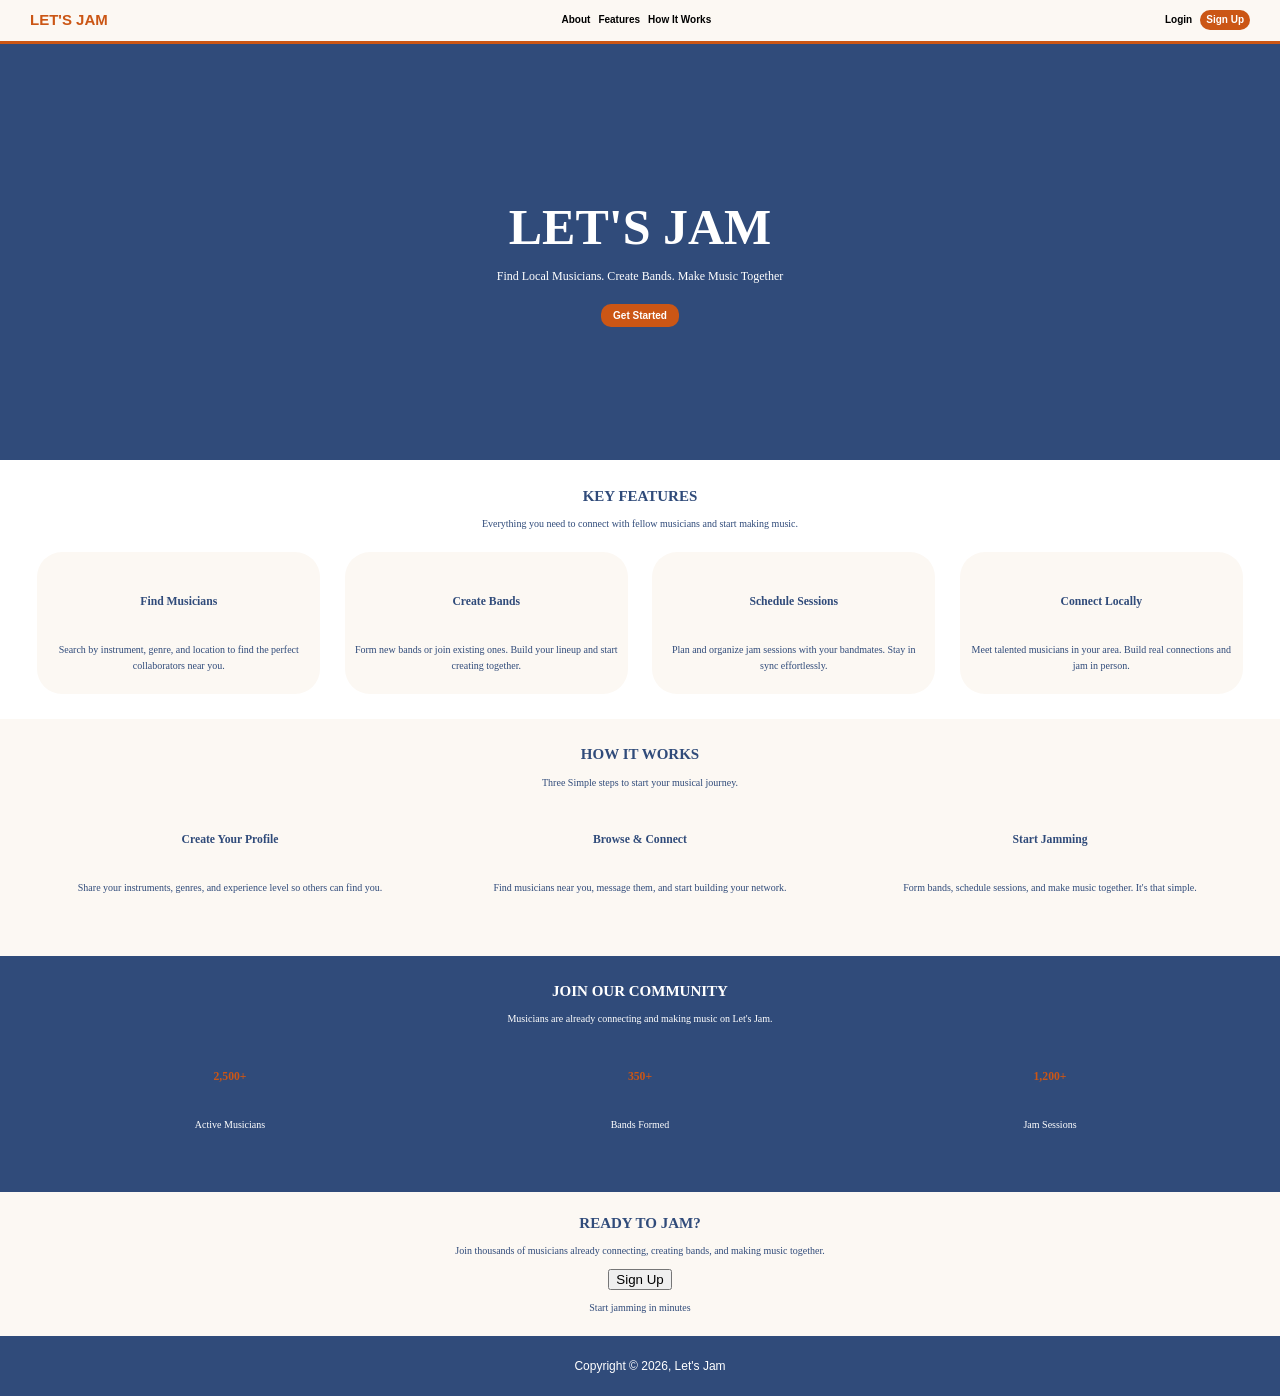
<file: index.html>
<!doctype html>
<html lang="en">
  <head>
    <title>Let's Jam</title>
    <link rel="stylesheet" type="text/css" href="css/style.css" />
    <meta name="description" content="Music Website by Gavin Antonacci" />
    <meta name="keywords" content="web music app, let's jam" />
    <style type="text/css"></style>
  </head>
  <body>
    <div>
      <nav id="navbar">
        <div class="title">
          <h1>LET'S JAM</h1>
        </div>
        <div class="links">
          <ul>
            <li><a href="pages/about.html">About</a></li>
            <li><a href="pages/features.html">Features</a></li>
            <li><a href="pages/how-it-works.html">How It Works</a></li>
          </ul>
        </div>
        <div class="profile">
          <a class="login" href="pages/login.html">Login</a>
          <a class="signup" href="pages/signup.html">Sign Up</a>
        </div>
      </nav>
      <div class="welcome">
        <div class="block">
          <h1>LET'S JAM</h1>
          <p>Find Local Musicians. Create Bands. Make Music Together</p>
          <a class="signup" href="pages/signup.html">Get Started</a>
        </div>
      </div>
      <div class="features">
        <h2>KEY FEATURES</h2>
        <p>
          Everything you need to connect with fellow musicians and start making
          music.
        </p>
        <div class="block-container">
          <div class="block">
            <h3>Find Musicians</h3>
            <p>
              Search by instrument, genre, and location to find the perfect
              collaborators near you.
            </p>
          </div>
          <div class="block">
            <h3>Create Bands</h3>
            <p>
              Form new bands or join existing ones. Build your lineup and start
              creating together.
            </p>
          </div>
          <div class="block">
            <h3>Schedule Sessions</h3>
            <p>
              Plan and organize jam sessions with your bandmates. Stay in sync
              effortlessly.
            </p>
          </div>
          <div class="block">
            <h3>Connect Locally</h3>
            <p>
              Meet talented musicians in your area. Build real connections and
              jam in person.
            </p>
          </div>
        </div>
      </div>

      <div class="how-it-works">
        <h2>HOW IT WORKS</h2>
        <p>Three Simple steps to start your musical journey.</p>

        <ol class="block-container">
          <li class="block">
            <h3>Create Your Profile</h3>
            <p>
              Share your instruments, genres, and experience level so others can
              find you.
            </p>
          </li>
          <li class="block">
            <h3>Browse & Connect</h3>
            <p>
              Find musicians near you, message them, and start building your
              network.
            </p>
          </li>
          <li class="block">
            <h3>Start Jamming</h3>
            <p>
              Form bands, schedule sessions, and make music together. It's that
              simple.
            </p>
          </li>
        </ol>
      </div>

      <div class="join-our-community">
        <h2>JOIN OUR COMMUNITY</h2>
        <p>Musicians are already connecting and making music on Let's Jam.</p>
        <ul class="block-container">
          <li class="block">
            <h3>2,500+</h3>
            <p>Active Musicians</p>
          </li>
          <li class="block">
            <h3>350+</h3>
            <p>Bands Formed</p>
          </li>
          <li class="block">
            <h3>1,200+</h3>
            <p>Jam Sessions</p>
          </li>
        </ul>
      </div>

      <div class="ready-to-jam">
        <div class="block">
          <h2>READY TO JAM?</h2>
          <p>
            Join thousands of musicians already connecting, creating bands, and
            making music together.
          </p>
          <button>Sign Up</button>
          <p>Start jamming in minutes</p>
        </div>
      </div>
    </div>
    <div class="text-area">
      <footer id="main-footer">
        <p>Copyright &copy; 2026, Let's Jam</p>
      </footer>
    </div>
  </body>
</html>
</file>
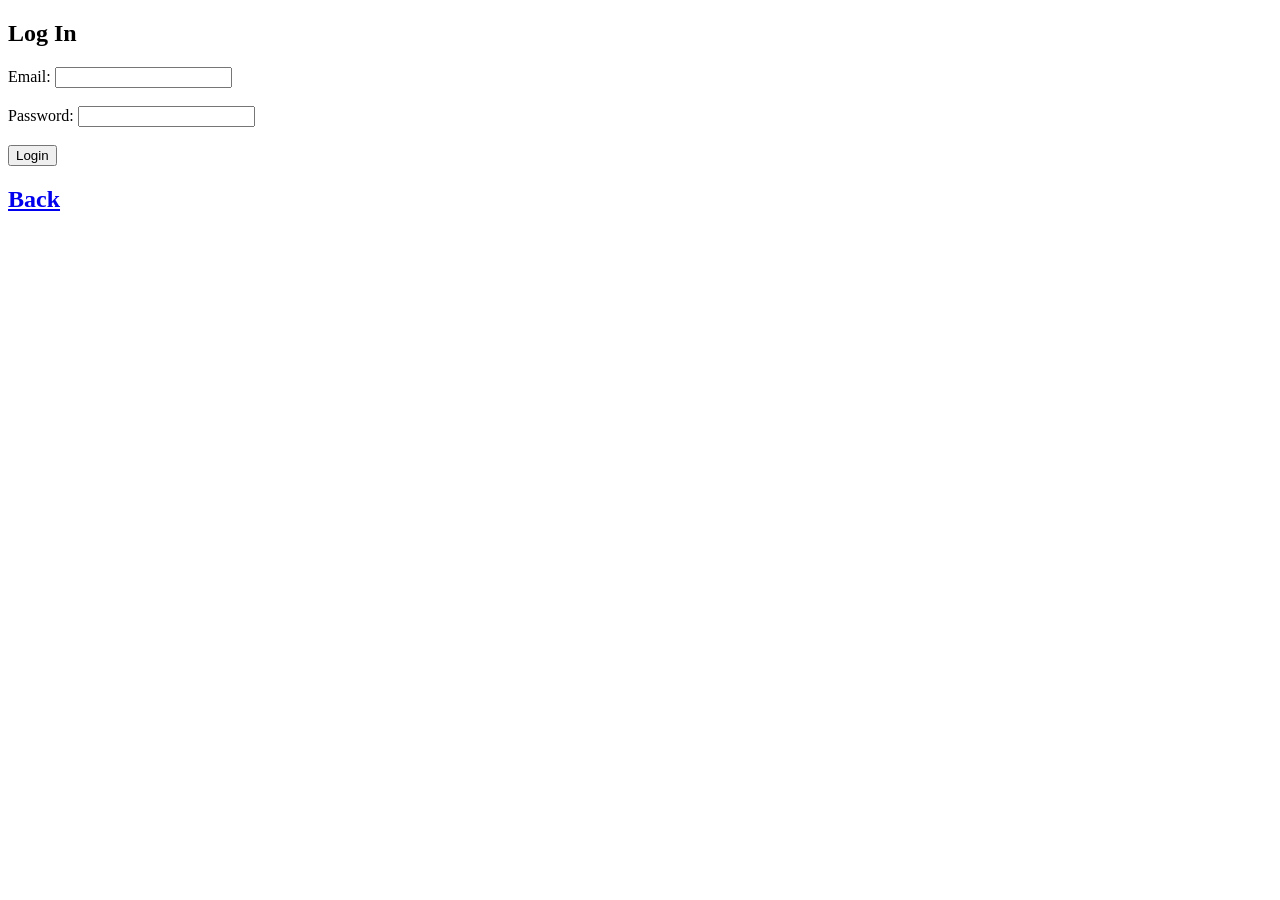
<file: login.html>
<!doctype html>
<html lang="en">
  <head>
    <title>Log In</title>
  </head>
  <body>
    <form>
      <h2>Log In</h2>
      <div>
        <label>Email: </label>
        <input type="email" name="Email" />
      </div>
      <br />
      <div>
        <label>Password: </label>
        <input type="text" name="Password" />
      </div>
      <br />
      <input type="submit" name="login" value="Login" />
    </form>
    <a href="index.html"> <h2>Back</h2></a>
  </body>
</html>
</file>
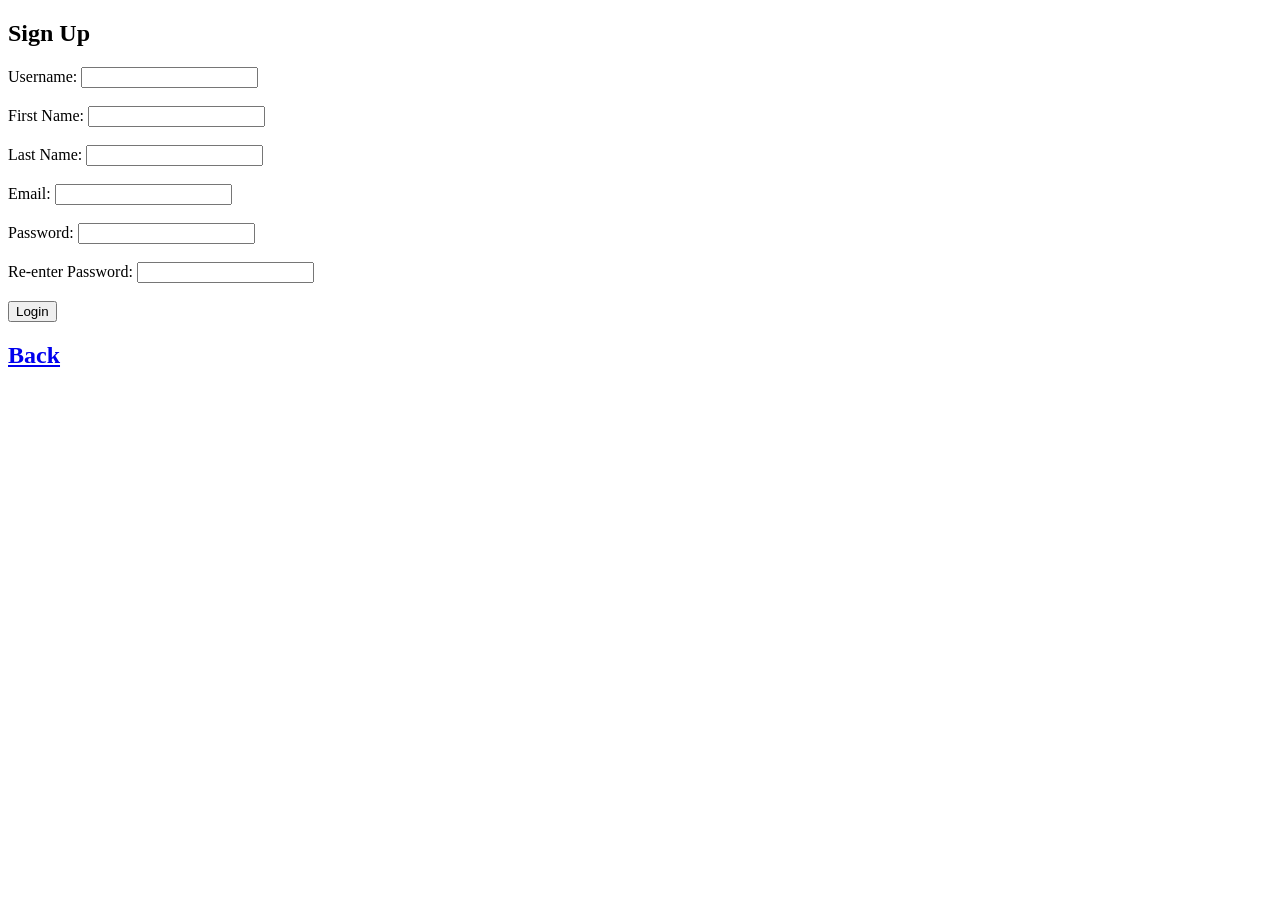
<file: signup.html>
<!doctype html>
<html lang="en">
  <head>
    <title>Sign Up</title>
  </head>
  <body>
    <form>
      <h2>Sign Up</h2>
      <div>
        <label>Username: </label>
        <input type="text" name="userName" />
      </div>
      <br />
      <div>
        <label>First Name: </label>
        <input type="text" name="firstName" />
      </div>
      <br />
      <div>
        <label>Last Name: </label>
        <input type="text" name="lastName" />
      </div>
      <br />
      <div>
        <label>Email: </label>
        <input type="email" name="email" />
      </div>
      <br />
      <div>
        <label>Password: </label>
        <input type="password" name="password" />
      </div>
      <br />
      <div>
        <label>Re-enter Password: </label>
        <input type="password" name="re-enterPassword" />
      </div>
      <br />
      <input type="submit" name="login" value="Login" />
    </form>
    <a href="index.html"> <h2>Back</h2></a>
  </body>
</html>
</file>
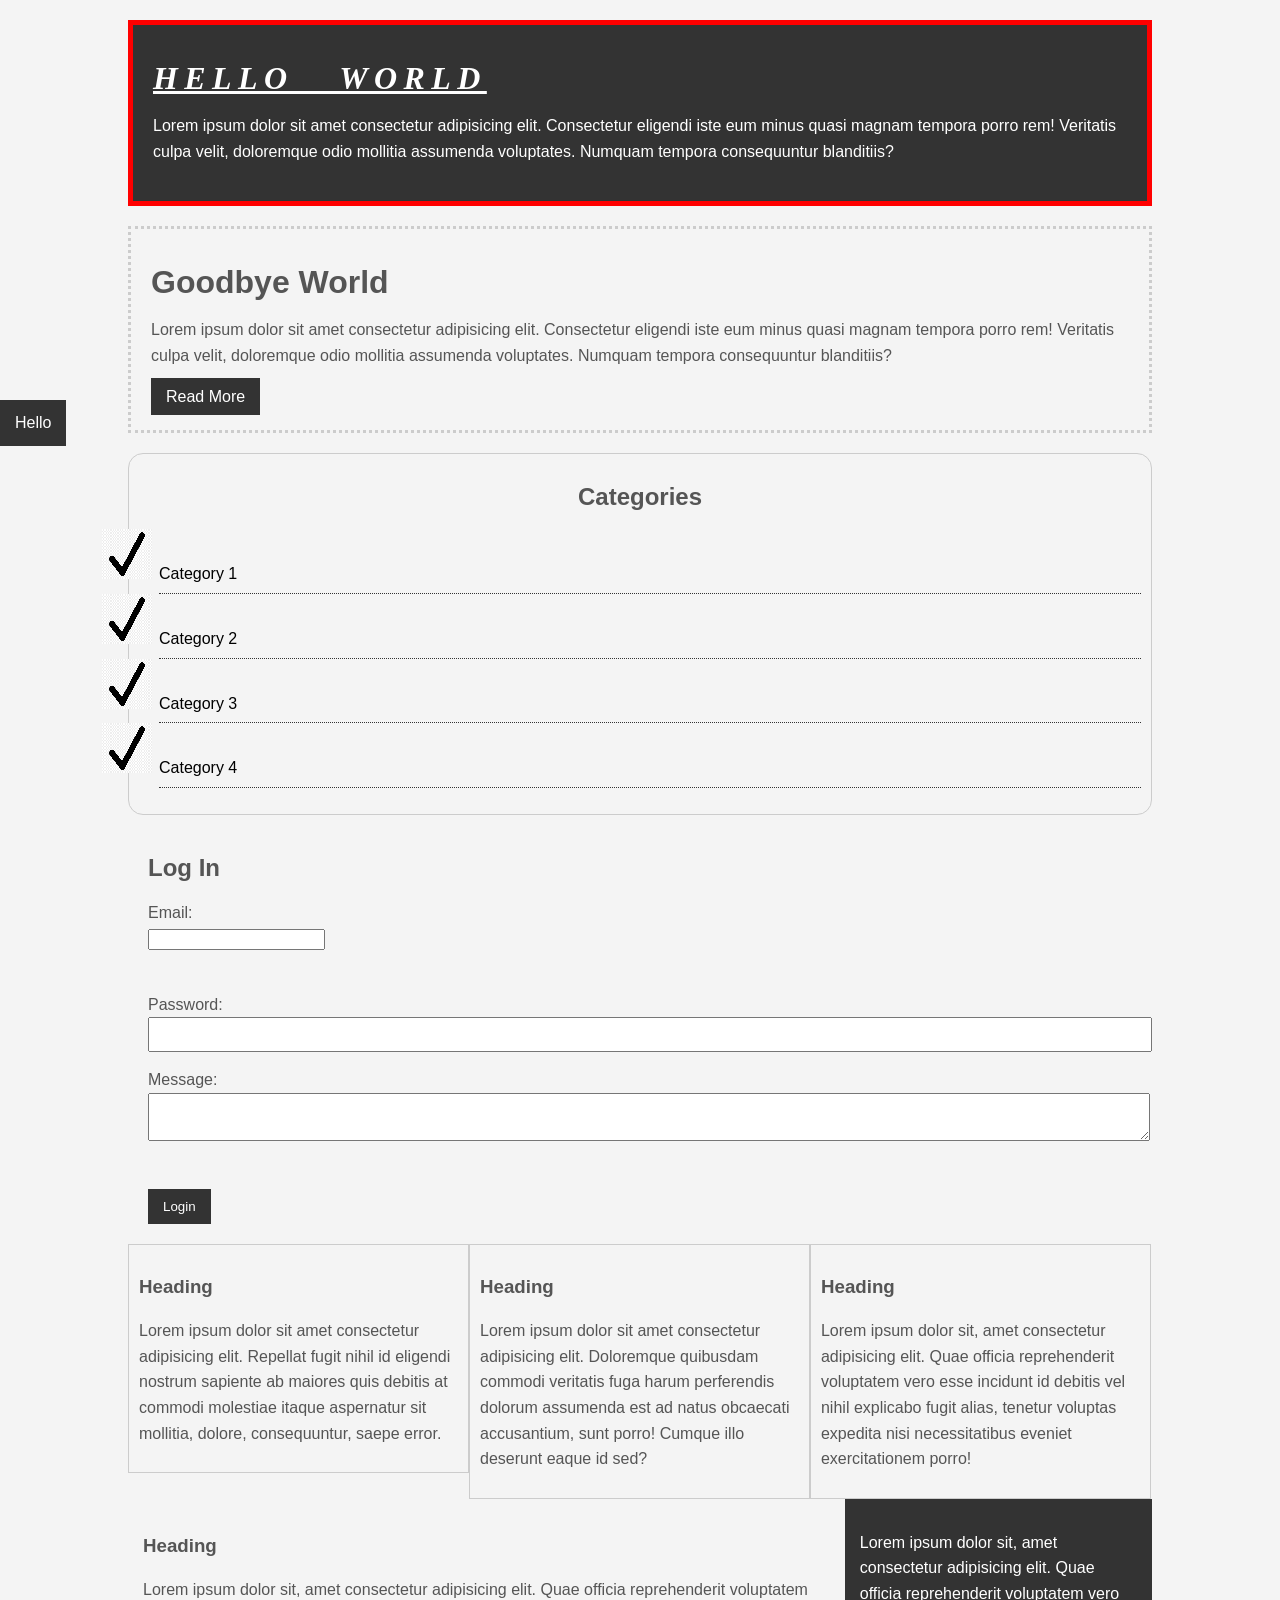
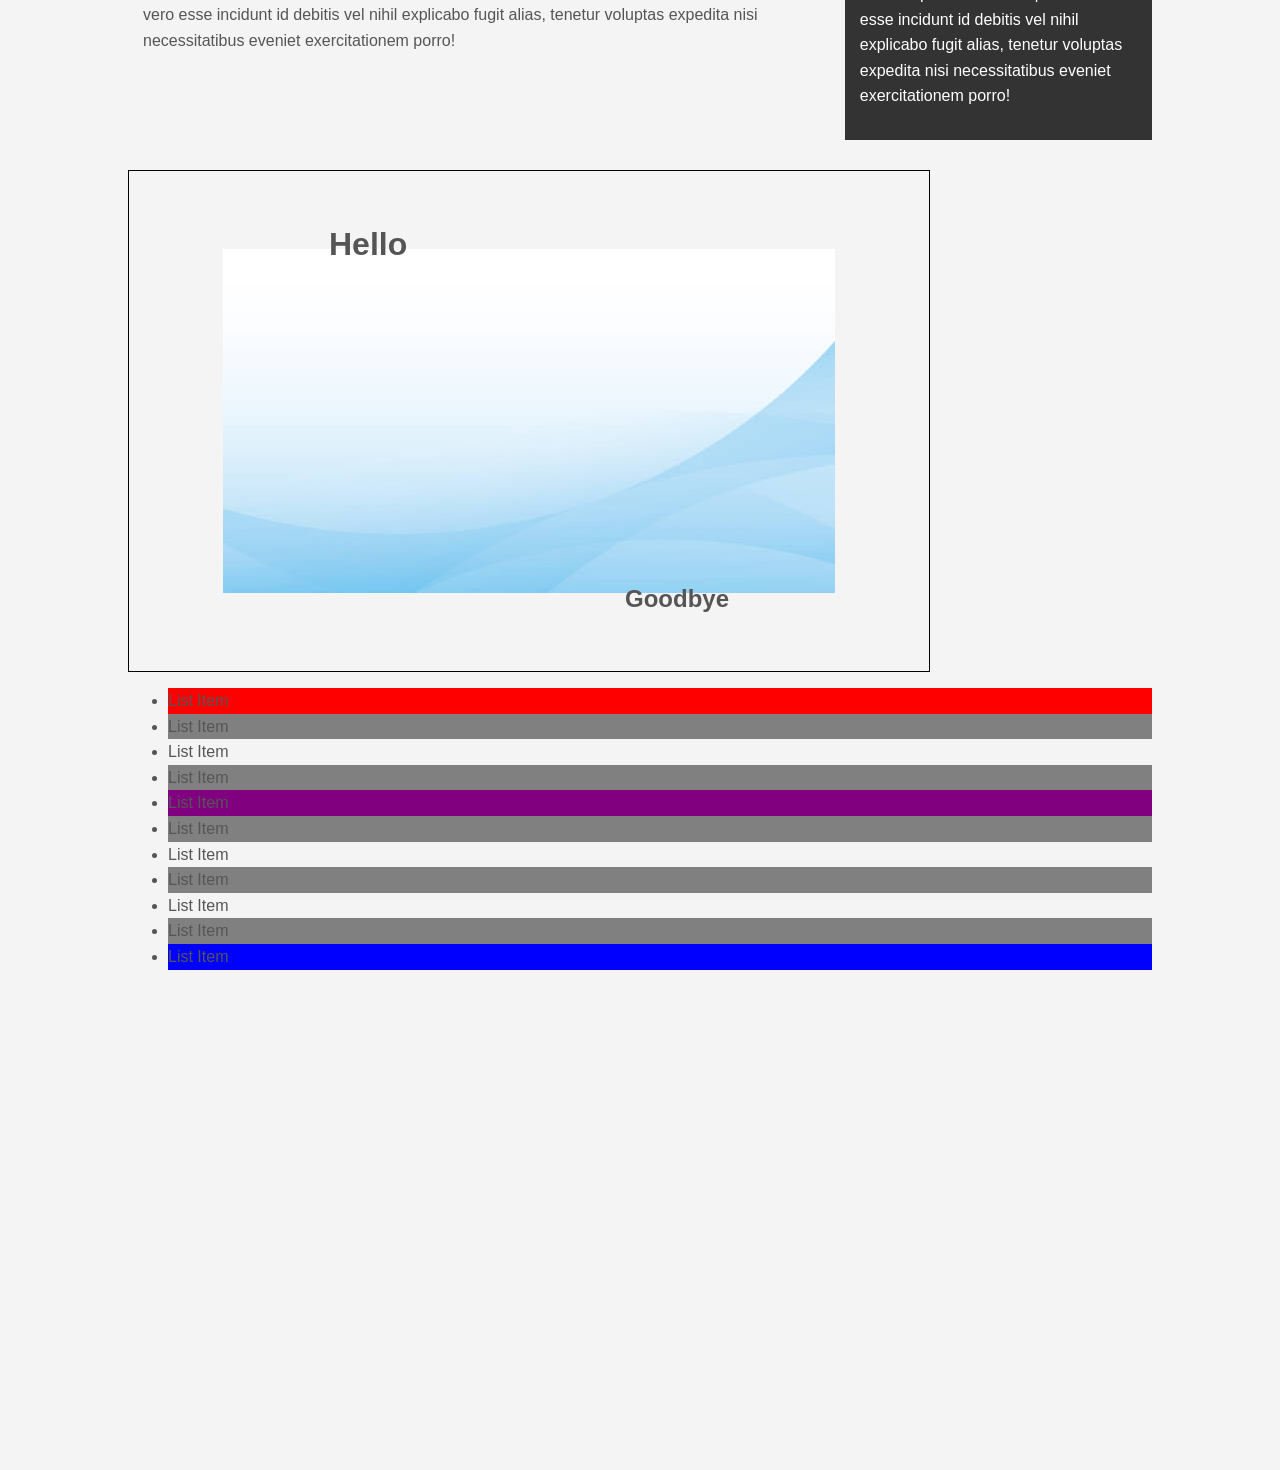
<file: csscheatsheet/cssindex.html>
<!doctype html>
<html lang="en">
  <head>
    <title>CSS Cheat Sheet</title>
    <link rel="stylesheet" type="text/css" href="css/style.css" />
  </head>
  <body>
    <div class="container">
      <div class="box-1">
        <h1>Hello World</h1>
        <p>
          Lorem ipsum dolor sit amet consectetur adipisicing elit. Consectetur
          eligendi iste eum minus quasi magnam tempora porro rem! Veritatis
          culpa velit, doloremque odio mollitia assumenda voluptates. Numquam
          tempora consequuntur blanditiis?
        </p>
      </div>
      <div class="box-2">
        <h1>Goodbye World</h1>
        <p>
          Lorem ipsum dolor sit amet consectetur adipisicing elit. Consectetur
          eligendi iste eum minus quasi magnam tempora porro rem! Veritatis
          culpa velit, doloremque odio mollitia assumenda voluptates. Numquam
          tempora consequuntur blanditiis?
        </p>
        <a class="button" href="">Read More</a>
      </div>
      <div class="categories">
        <h2>Categories</h2>
        <ul>
          <li><a href="#">Category 1</a></li>
          <li><a href="#">Category 2</a></li>
          <li><a href="#">Category 3</a></li>
          <li><a href="#">Category 4</a></li>
        </ul>
      </div>
      <form class="my-form">
        <div>
          <h2>Log In</h2>
          <div class="form-group">
            <label>Email: </label>
            <input type="email" name="Email" />
          </div>
          <br />
          <div class="form-group">
            <label>Password: </label>
            <input type="text" name="Password" />
          </div>
          <div class="form-group">
            <label>Message: </label>
            <textarea name="message"></textarea>
          </div>
          <br />
          <input class="button" type="submit" name="login" value="Login" />
        </div>
      </form>
      <div class="block">
        <h3>Heading</h3>
        <p>
          Lorem ipsum dolor sit amet consectetur adipisicing elit. Repellat
          fugit nihil id eligendi nostrum sapiente ab maiores quis debitis at
          commodi molestiae itaque aspernatur sit mollitia, dolore,
          consequuntur, saepe error.
        </p>
      </div>
      <div class="block">
        <h3>Heading</h3>
        <p>
          Lorem ipsum dolor sit amet consectetur adipisicing elit. Doloremque
          quibusdam commodi veritatis fuga harum perferendis dolorum assumenda
          est ad natus obcaecati accusantium, sunt porro! Cumque illo deserunt
          eaque id sed?
        </p>
      </div>
      <div class="block">
        <h3>Heading</h3>
        <p>
          Lorem ipsum dolor sit, amet consectetur adipisicing elit. Quae officia
          reprehenderit voluptatem vero esse incidunt id debitis vel nihil
          explicabo fugit alias, tenetur voluptas expedita nisi necessitatibus
          eveniet exercitationem porro!
        </p>
      </div>
      <div class="clr"></div>
      <div id="main-block">
        <h3>Heading</h3>
        <p>
          Lorem ipsum dolor sit, amet consectetur adipisicing elit. Quae officia
          reprehenderit voluptatem vero esse incidunt id debitis vel nihil
          explicabo fugit alias, tenetur voluptas expedita nisi necessitatibus
          eveniet exercitationem porro!
        </p>
      </div>
      <div id="side-bar">
        <p>
          Lorem ipsum dolor sit, amet consectetur adipisicing elit. Quae officia
          reprehenderit voluptatem vero esse incidunt id debitis vel nihil
          explicabo fugit alias, tenetur voluptas expedita nisi necessitatibus
          eveniet exercitationem porro!
        </p>
      </div>

      <div class="clr"></div>
      <div class="p-box">
        <h1>Hello</h1>
        <h2>Goodbye</h2>
      </div>
      <ul class="my-list">
        <li>List Item</li>
        <li>List Item</li>
        <li>List Item</li>
        <li>List Item</li>
        <li>List Item</li>
        <li>List Item</li>
        <li>List Item</li>
        <li>List Item</li>
        <li>List Item</li>
        <li>List Item</li>
        <li>List Item</li>
      </ul>
    </div>
    <a class="fix-me button" href="">Hello</a>
    <div style="margin-top: 500px"></div>
  </body>
</html>
</file>
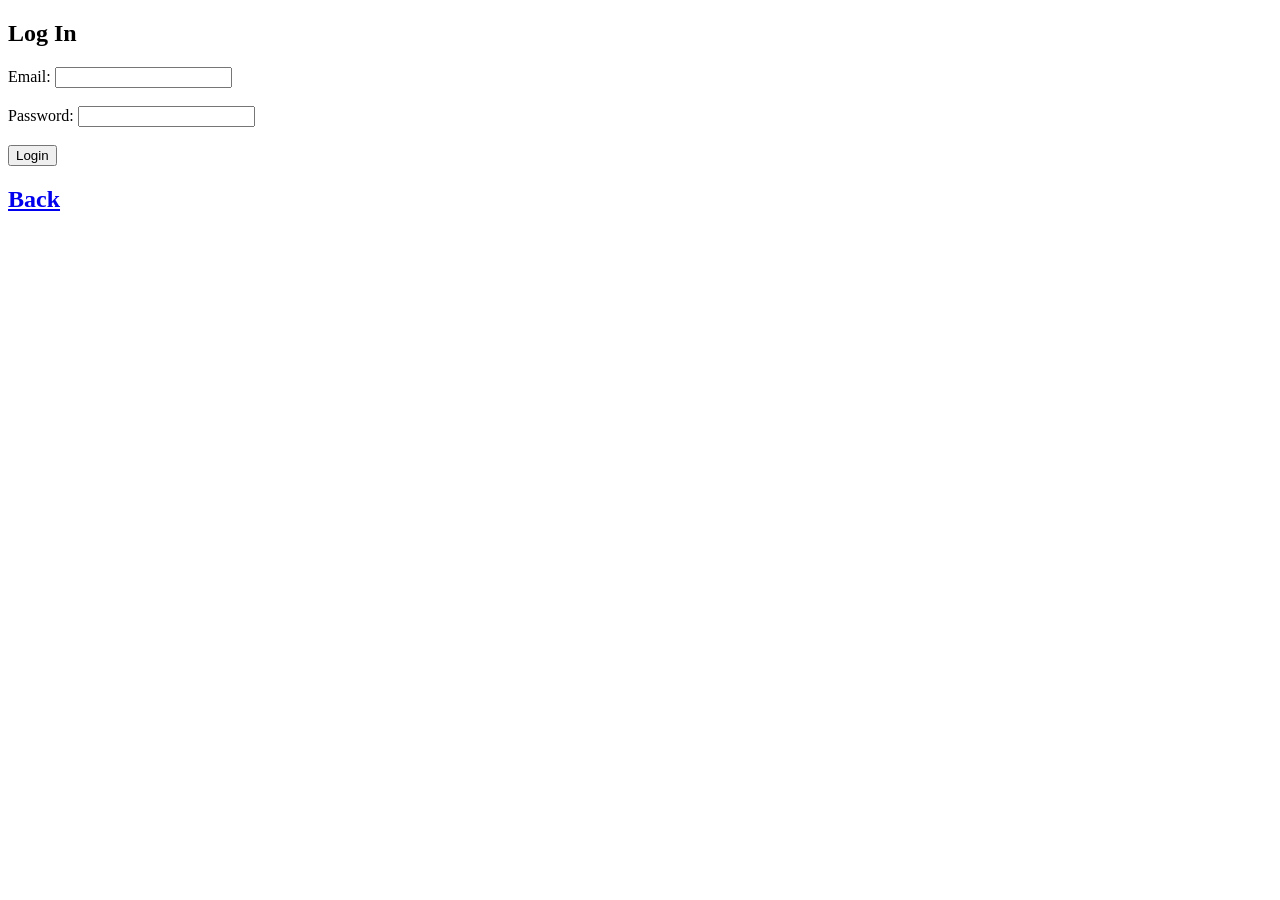
<file: pages/login.html>
<!doctype html>
<html lang="en">
  <head>
    <title>Log In</title>
  </head>
  <body>
    <form>
      <h2>Log In</h2>
      <div>
        <label>Email: </label>
        <input type="email" name="Email" />
      </div>
      <br />
      <div>
        <label>Password: </label>
        <input type="text" name="Password" />
      </div>
      <br />
      <input type="submit" name="login" value="Login" />
    </form>
    <a href="../index.html"> <h2>Back</h2></a>
  </body>
</html>
</file>
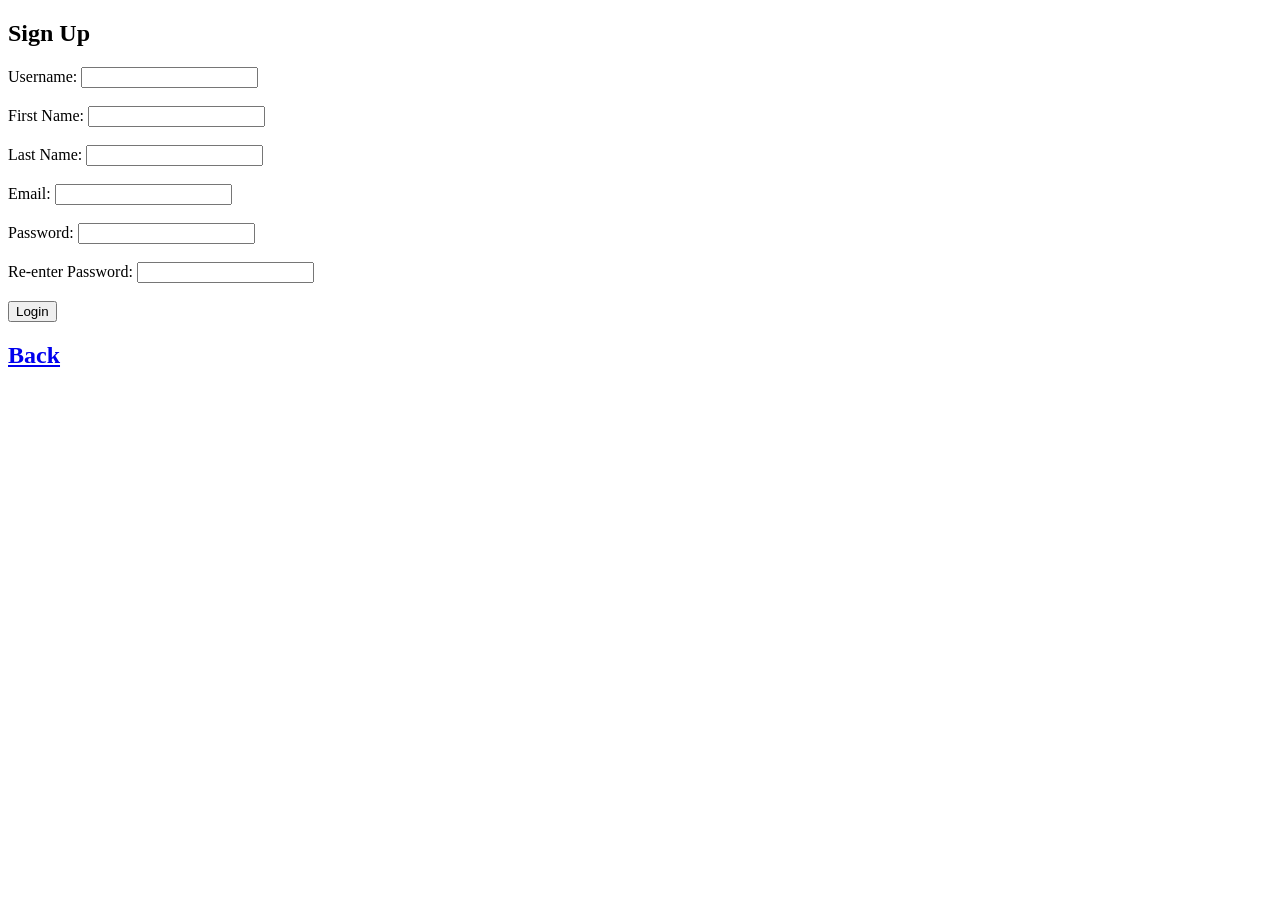
<file: pages/signup.html>
<!doctype html>
<html lang="en">
  <head>
    <title>Sign Up</title>
  </head>
  <body>
    <form>
      <h2>Sign Up</h2>
      <div>
        <label>Username: </label>
        <input type="text" name="userName" />
      </div>
      <br />
      <div>
        <label>First Name: </label>
        <input type="text" name="firstName" />
      </div>
      <br />
      <div>
        <label>Last Name: </label>
        <input type="text" name="lastName" />
      </div>
      <br />
      <div>
        <label>Email: </label>
        <input type="email" name="email" />
      </div>
      <br />
      <div>
        <label>Password: </label>
        <input type="password" name="password" />
      </div>
      <br />
      <div>
        <label>Re-enter Password: </label>
        <input type="password" name="re-enterPassword" />
      </div>
      <br />
      <input type="submit" name="login" value="Login" />
    </form>
    <a href="../index.html"> <h2>Back</h2></a>
  </body>
</html>
</file>
<file: css/style.css>
body {
  background-color: #fcf8f3;
  color: #304b7a;
  font-family: Arial, Helvetica, sans-serif;
  font-size: 10px;
  font-weight: normal;
  line-height: 1.6em;
  margin: 0;
}
#main-header {
  text-align: center;
  background-color: #333;
  color: white;
  padding: 10px;
}
#main-footer {
  background-color: #304b7a;
  color: #ffffff;
  text-align: center;
  font-size: 12px;
  padding: 10px;
  width: 100%;
}
#navbar {
  background-color: #fcf8f3;
  border-bottom: 3px solid#cb5615;
  display: flex;
  justify-content: space-between;
  align-items: center;
}

#navbar .title {
  padding-left: 30px;
  color: #cb5615;
}
#navbar .links {
  flex: 1;
  color: #000;
}
#navbar a {
  text-decoration: none;
  color: #000;
  font-weight: 600;
}
#navbar a:hover {
  color: #b34d12;
}
#navbar .profile {
  padding-right: 30px;
  display: flex;
  align-items: center;
  justify-content: center;
  gap: 8px;
}

#navbar .profile .signup {
  background: #cb5615;
  color: #fff;
  border-radius: 10px;
  padding: 2px 6px;
}
#navbar .profile .signup:hover {
  color: #000;
}

#navbar ul {
  padding: 0;
  list-style: none;
  display: flex;
  align-items: center;
  justify-content: center;
  gap: 8px;
}
#navbar li {
  display: inline;
}

.container {
  width: 80%;
  margin: auto;
  overflow: hidden;
}

a:hover {
  color: #b34d12;
}
/* === Shared Section Styles === */
.welcome,
.features,
.how-it-works,
.join-our-community,
.ready-to-jam {
  padding: 15px;
  box-sizing: border-box;
  overflow: hidden;
}
.welcome,
.features .block-container,
.how-it-works .block-container,
.join-our-community .block-container,
.ready-to-jam .block-container {
  padding: 10px;
  display: flex;
}
.welcome .block,
.features .block,
.how-it-works .block,
.join-our-community .block,
.ready-to-jam {
  border-radius: 25px;
  min-height: 100px;
  flex: 1 1 0;
  text-align: center;
  margin-right: 1%;
  margin-left: 1%;
  padding: 10px;
}

.features h2,
.how-it-works h2,
.join-our-community h2,
.ready-to-jam h2 {
  font-family: "Tahoma";
  text-align: center;
  font-size: 15px;
  border: 10px;
}

.features h3,
.how-it-works h3,
.join-our-community h3,
.ready-to-jam {
  font-family: "Tahoma";
  text-align: center;
  border: 10px;
}
.welcome p,
.features p,
.how-it-works p,
.join-our-community p,
.ready-to-jam p {
  font-family: "Tahoma";
  text-align: center;
  display: block;
}

/* === Features Only === */
.features {
  background-color: #ffffff;
  color: #304b7a;
}
.features .block {
  background: #fcf8f3;
}
.features h3 {
  padding: 20px;
}

/* === How It Works Only === */
.how-it-works {
  background-color: #fcf8f3;
  color: #304b7a;
}
.how-it-works .block-container {
  margin: 0;
}
.how-it-works .block {
  list-style: none;
}
.how-it-works h3 {
  padding: 0px 20px 20px 20px;
}
.how-it-works p {
  padding: 0px 20px 0px 20px;
}

/* === Join Our Community Only === */
.join-our-community {
  background-color: #304b7a;
  color: #ffffff;
}
.join-our-community .block-container {
  margin: 0;
}
.join-our-community .block {
  list-style: none;
}
.join-our-community h3 {
  color: #cb5615;
  padding: 0px 20px 20px 20px;
}
.join-our-community p {
  padding: 0px 20px 0px 20px;
}
/* === Ready-To-Jam Only === */

.welcome {
  background-color: #304b7a;
}
.welcome .block {
  padding-bottom: 10%;
}
.welcome h1 {
  font-family: "Tahoma";
  text-align: center;
  justify-content: center;
  color: #fff;
  padding-top: 10%;
  font-size: 50px;
}
.welcome p {
  color: #fff;
  padding-bottom: 1%;
  font-size: 12px;
}
.welcome a:hover {
  color: #000;
}
.welcome a {
  text-decoration: none;
  background: #cb5615;
  color: #fff;
  border-radius: 10px;
  padding: 6px 12px;
  font-weight: 600;
}
</file>
<file: csscheatsheet/css/style.css>
/** {
  margin: 0;
  padding: 0;
} */

body {
  background-color: #f4f4f4;
  color: #555555;
  font-family: Arial, Helvetica, sans-serif;
  font-size: 16px;
  font-weight: normal;
  line-height: 1.6em;
  margin: 0;
}

a {
  text-decoration: none;
  color: #000;
}
a:hover {
  color: red;
}
a:active {
  color: green;
}
a:visited {
}
.container {
  width: 80%;
  margin: auto;
}
.button {
  background-color: #333;
  color: white;
  padding: 10px 15px;
  border: none;
}
.button:hover {
  background: red;
  color: white;
}
.clr {
  clear: both;
}
.box-1 {
  background-color: #333;
  color: #ffffff;

  border: 5px red solid;
  /*
  border-width: 3px;
  border-bottom-width: 10px;
  */
  padding: 20px;
  margin-top: top 20px;
  margin: 20px 0;
}
.box-1 h1 {
  font-family: "Tahoma";
  font-weight: 800;
  font-style: italic;
  text-decoration: underline;
  text-transform: uppercase;
  letter-spacing: 0.2em;
  word-spacing: 1em;
}
.box-2 {
  border: 3px dotted #ccc;
  padding: 20px;
  margin: 20px 0;
}
.categories {
  border: 1px #ccc solid;
  padding: 10px;
  border-radius: 15px;
}
.categories h2 {
  text-align: center;
}
.categories ul {
  padding: 0;
  padding-left: 20px;
  list-style: none;
}
.categories li {
  padding-bottom: 6px;

  border-bottom: dotted 1px #333;
  list-style-image: url("../images/check.png");
}
.my-form {
  padding: 20px;
}
.my-form .form-group {
  padding-bottom: 15px;
}
.my-form label {
  display: block;
}
.my-form input[type="text"],
.my-form textarea {
  padding: 8px;
  width: 100%;
}
.block {
  float: left;
  width: 33.3%;
  border: 1px solid #ccc;
  padding: 10px;
  box-sizing: border-box;
}
#main-block {
  float: left;
  width: 70%;
  padding: 15px;
  box-sizing: border-box;
}
#side-bar {
  float: left;
  width: 30%;
  background-color: #333;
  color: white;
  padding: 15px;
  box-sizing: border-box;
}
.p-box {
  width: 800px;
  height: 500px;
  border: 1px solid black;
  margin-top: 30px;
  position: relative;
  background-image: url("../images/bgimage.jpg");
  background-repeat: no-repeat;
  background-position: center center;
}

.p-box h1 {
  position: absolute;
  top: 40px;
  left: 200px;
}
.p-box h2 {
  position: absolute;
  bottom: 40px;
  right: 200px;
}
.fix-me {
  position: fixed;
  top: 400px;
}
.my-list li:first-child {
  background: red;
}
.my-list li:last-child {
  background: blue;
}
.my-list li:nth-child(5) {
  background: purple;
}
.my-list li:nth-child(even) {
  background: grey;
}
</file>
